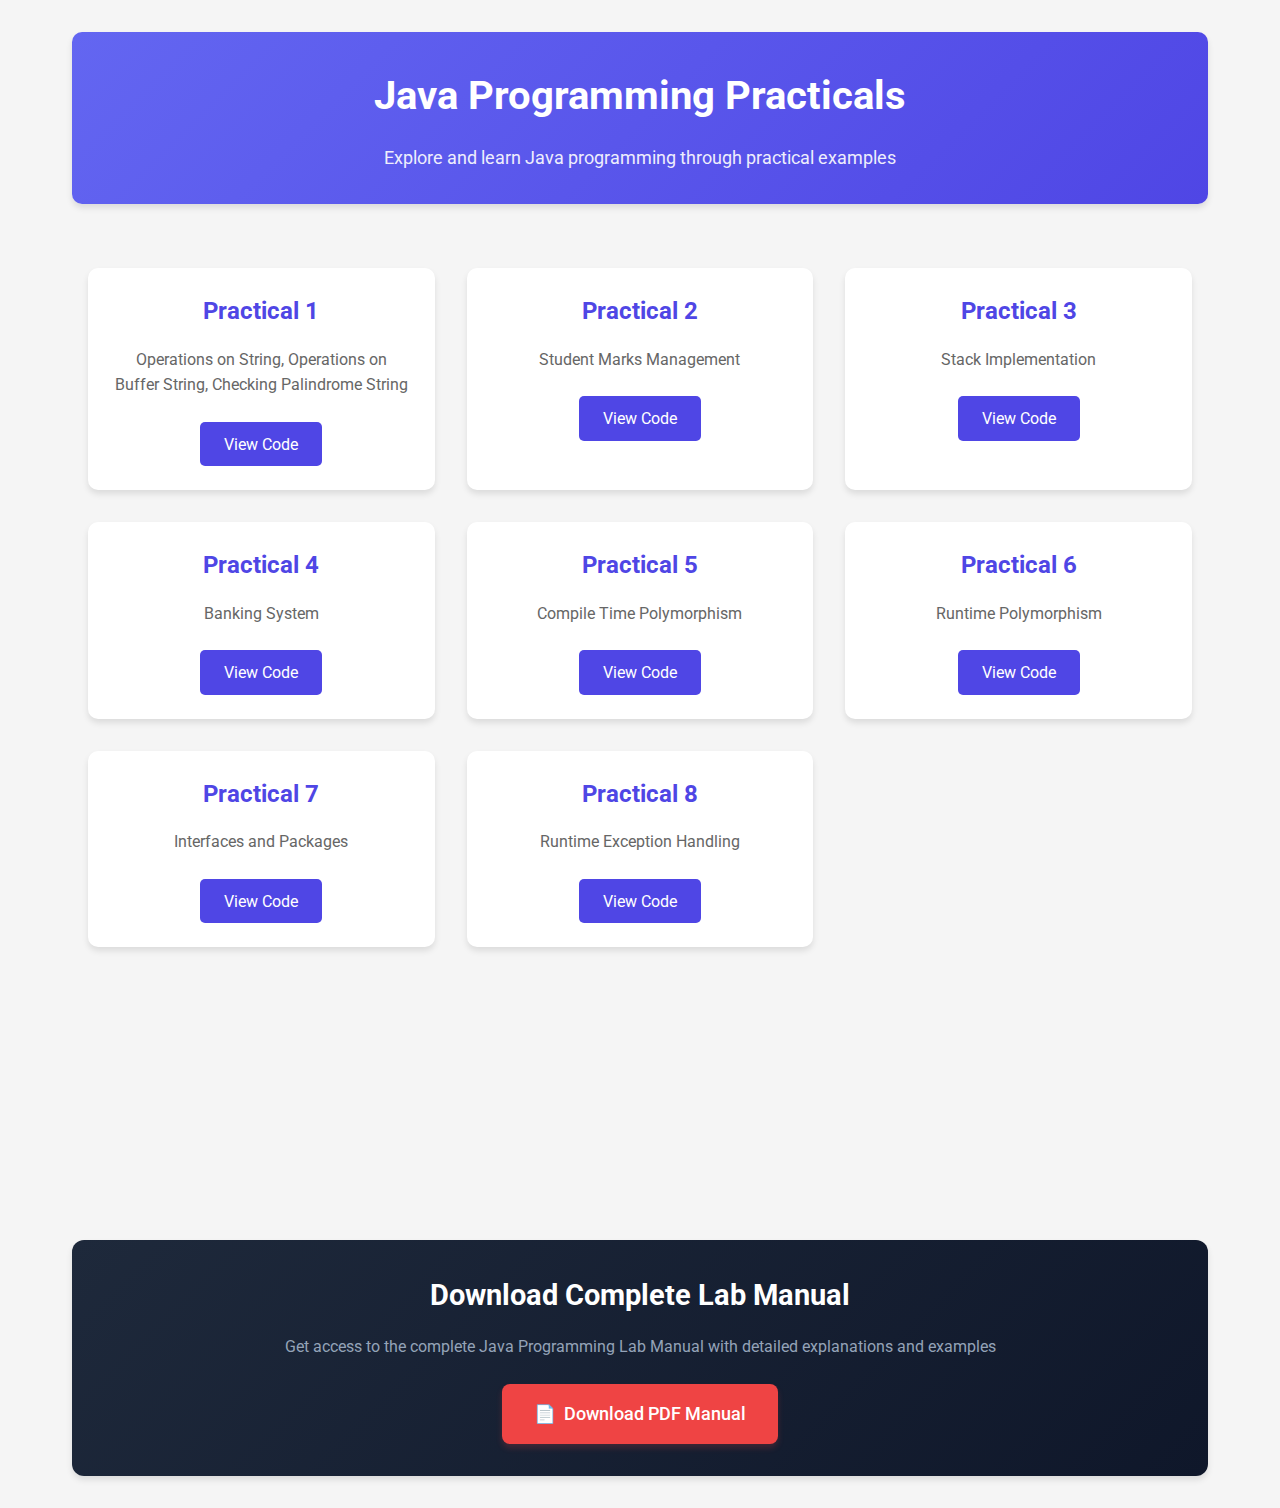
<file: index.html>
<!DOCTYPE html>
<html lang="en">
<head>
    <meta charset="UTF-8">
    <meta name="viewport" content="width=device-width, initial-scale=1.0">
    <title>Java Practicals</title>
    <link rel="stylesheet" href="styles.css">
    <link href="https://fonts.googleapis.com/css2?family=Roboto:wght@300;400;500;700&display=swap" rel="stylesheet">
    <style>
        .nav-buttons {
            display: flex;
            align-items: center;
            gap: 1rem;
            margin-bottom: 2rem;
        }
        .pdf-section {
            text-align: center;
            margin-top: 3rem;
            padding: 2rem;
            background: linear-gradient(135deg, #1e293b 0%, #0f172a 100%);
            border-radius: 12px;
            box-shadow: 0 4px 6px rgba(0, 0, 0, 0.1);
        }
        .pdf-section h2 {
            color: white;
            margin-bottom: 1rem;
            font-size: 1.8rem;
        }
        .pdf-section p {
            color: #94a3b8;
            margin-bottom: 1.5rem;
        }
        .pdf-btn {
            display: inline-flex;
            align-items: center;
            gap: 0.5rem;
            padding: 1rem 2rem;
            background: #ef4444;
            color: white;
            text-decoration: none;
            border-radius: 8px;
            font-size: 1.1rem;
            font-weight: 500;
            transition: all 0.3s ease;
            box-shadow: 0 4px 6px rgba(239, 68, 68, 0.2);
        }
        .pdf-btn:hover {
            background: #dc2626;
            transform: translateY(-2px);
            box-shadow: 0 6px 8px rgba(239, 68, 68, 0.3);
        }
        .pdf-btn:active {
            transform: translateY(0);
        }
    </style>
</head>
<body>
    <div class="container">
        <header>
            <h1>Java Programming Practicals</h1>
            <p>Explore and learn Java programming through practical examples</p>
        </header>
        
        <main class="practicals-list">
            <div class="practical-card" onclick="navigateToPractical(1)">
                <div class="practical-content">
                    <h2>Practical 1</h2>
                    <p>Operations on String, Operations on Buffer String, Checking Palindrome String</p>
                    <button class="view-btn" onclick="event.stopPropagation(); navigateToPractical(1)">View Code</button>
                </div>
            </div>

            <div class="practical-card" onclick="navigateToPractical(2)">
                <div class="practical-content">
                    <h2>Practical 2</h2>
                    <p>Student Marks Management</p>
                    <button class="view-btn" onclick="event.stopPropagation(); navigateToPractical(2)">View Code</button>
                </div>
            </div>

            <div class="practical-card" onclick="navigateToPractical(3)">
                <div class="practical-content">
                    <h2>Practical 3</h2>
                    <p>Stack Implementation</p>
                    <button class="view-btn" onclick="event.stopPropagation(); navigateToPractical(3)">View Code</button>
                </div>
            </div>

            <div class="practical-card" onclick="navigateToPractical(4)">
                <div class="practical-content">
                    <h2>Practical 4</h2>
                    <p>Banking System</p>
                    <button class="view-btn" onclick="event.stopPropagation(); navigateToPractical(4)">View Code</button>
                </div>
            </div>

            <div class="practical-card" onclick="navigateToPractical(5)">
                <div class="practical-content">
                    <h2>Practical 5</h2>
                    <p>Compile Time Polymorphism</p>
                    <button class="view-btn" onclick="event.stopPropagation(); navigateToPractical(5)">View Code</button>
                </div>
            </div>

            <div class="practical-card" onclick="navigateToPractical(6)">
                <div class="practical-content">
                    <h2>Practical 6</h2>
                    <p>Runtime Polymorphism</p>
                    <button class="view-btn" onclick="event.stopPropagation(); navigateToPractical(6)">View Code</button>
                </div>
            </div>

            <div class="practical-card" onclick="navigateToPractical(7)">
                <div class="practical-content">
                    <h2>Practical 7</h2>
                    <p>Interfaces and Packages</p>
                    <button class="view-btn" onclick="event.stopPropagation(); navigateToPractical(7)">View Code</button>
                </div>
            </div>

            <div class="practical-card" onclick="navigateToPractical(8)">
                <div class="practical-content">
                    <h2>Practical 8</h2>
                    <p>Runtime Exception Handling</p>
                    <button class="view-btn" onclick="event.stopPropagation(); navigateToPractical(8)">View Code</button>
                </div>
            </div>

            <div class="practical-card" onclick="navigateToPractical(9)">
                <div class="practical-content">
                    <h2>Practical 9</h2>
                    <p>Custom Exception Handling</p>
                    <button class="view-btn" onclick="event.stopPropagation(); navigateToPractical(9)">View Code</button>
                </div>
            </div>

            <div class="practical-card" onclick="navigateToPractical(10)">
                <div class="practical-content">
                    <h2>Practical 10</h2>
                    <p>Multithreading</p>
                    <button class="view-btn" onclick="event.stopPropagation(); navigateToPractical(10)">View Code</button>
                </div>
            </div>
        </main>

        <div class="pdf-section">
            <h2>Download Complete Lab Manual</h2>
            <p>Get access to the complete Java Programming Lab Manual with detailed explanations and examples</p>
            <a href="javalab.pdf" class="pdf-btn" target="_blank">
                <span>📄</span>
                Download PDF Manual
            </a>
        </div>
    </div>
    <script src="script.js"></script>
</body>
</html>
</file>
<file: styles.css>
* {
    margin: 0;
    padding: 0;
    box-sizing: border-box;
    font-family: 'Roboto', sans-serif;
}

body {
    background-color: #f5f5f5;
    color: #333;
    line-height: 1.6;
}

.container {
    max-width: 1200px;
    margin: 0 auto;
    padding: 2rem;
}

header {
    text-align: center;
    margin-bottom: 3rem;
    padding: 2rem 0;
    background: linear-gradient(135deg, #6366f1, #4f46e5);
    color: white;
    border-radius: 10px;
    box-shadow: 0 4px 6px rgba(0, 0, 0, 0.1);
}

header h1 {
    font-size: 2.5rem;
    margin-bottom: 1rem;
}

header p {
    font-size: 1.1rem;
    opacity: 0.9;
}

.practicals-list {
    display: grid;
    grid-template-columns: repeat(auto-fit, minmax(300px, 1fr));
    gap: 2rem;
    padding: 1rem;
}

.practical-card {
    background: white;
    border-radius: 10px;
    padding: 1.5rem;
    box-shadow: 0 4px 6px rgba(0, 0, 0, 0.1);
    transition: transform 0.3s ease, box-shadow 0.3s ease;
    cursor: pointer;
}

.practical-card:hover {
    transform: translateY(-5px);
    box-shadow: 0 6px 12px rgba(0, 0, 0, 0.15);
}

.practical-content {
    text-align: center;
}

.practical-content h2 {
    color: #4f46e5;
    margin-bottom: 1rem;
    font-size: 1.5rem;
}

.practical-content p {
    color: #666;
    margin-bottom: 1.5rem;
}

.view-btn {
    background: #4f46e5;
    color: white;
    border: none;
    padding: 0.8rem 1.5rem;
    border-radius: 5px;
    cursor: pointer;
    font-size: 1rem;
    transition: background-color 0.3s ease;
}

.view-btn:hover {
    background: #4338ca;
}

@media (max-width: 768px) {
    .container {
        padding: 1rem;
    }
    
    header {
        padding: 1.5rem;
    }
    
    header h1 {
        font-size: 2rem;
    }
    
    .practicals-list {
        grid-template-columns: 1fr;
    }
}
</file>
